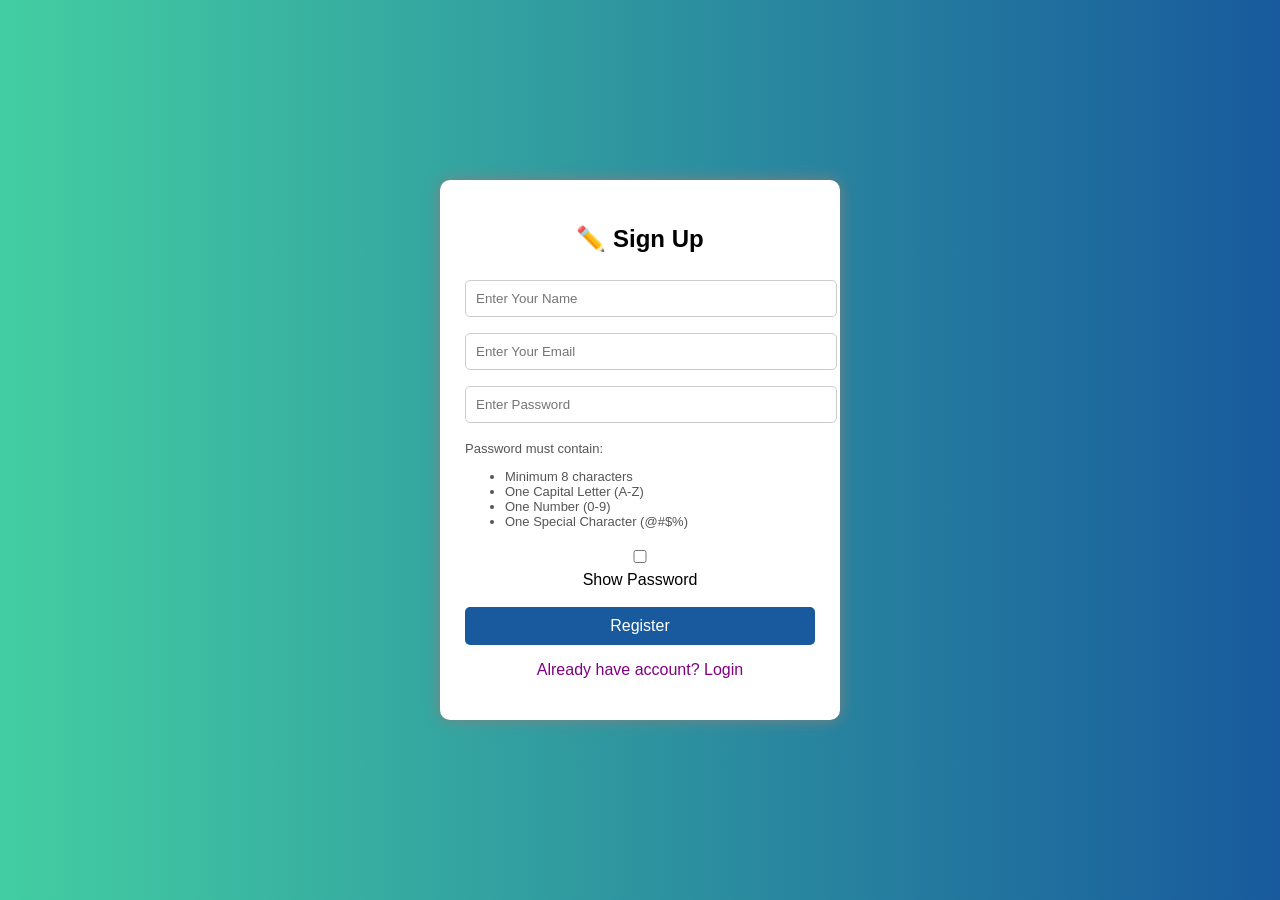
<file: templates/verify.html>
<!DOCTYPE html>
<html>
<head>
<title>Signup</title>

<style>

body{
    margin:0;
    height:100vh;
    display:flex;
    justify-content:center;
    align-items:center;
    background:linear-gradient(to right,#43cea2,#185a9d);
    font-family:Arial;
}

.signup-box{
    width:350px;
    background:white;
    padding:25px;
    border-radius:10px;
    text-align:center;
    box-shadow:0 0 15px gray;
}

input{
    width:100%;
    padding:10px;
    margin:8px 0;
    border:1px solid #ccc;
    border-radius:5px;
}

button{
    width:100%;
    padding:10px;
    background:#185a9d;
    color:white;
    border:none;
    border-radius:5px;
    font-size:16px;
}

.pass-rule{
    font-size:13px;
    color:#555;
    text-align:left;
    margin:10px 0;
}

a{
    text-decoration:none;
    color:purple;
}

</style>
</head>

<body>

<div class="signup-box">

<h2>✏️ Sign Up</h2>

<input type="text" placeholder="Enter Your Name">

<input type="email" placeholder="Enter Your Email">

<input type="password" id="pass" placeholder="Enter Password">

<div class="pass-rule">
Password must contain:
<ul>
<li>Minimum 8 characters</li>
<li>One Capital Letter (A-Z)</li>
<li>One Number (0-9)</li>
<li>One Special Character (@#$%)</li>
</ul>
</div>

<input type="checkbox" onclick="showPass()"> Show Password

<br><br>

<button>Register</button>

<p><a href="#">Already have account? Login</a></p>

</div>

<script>
function showPass(){
    let p = document.getElementById("pass");
    p.type = (p.type === "password") ? "text" : "password";
}
</script>

</body>
</html>
</file>
